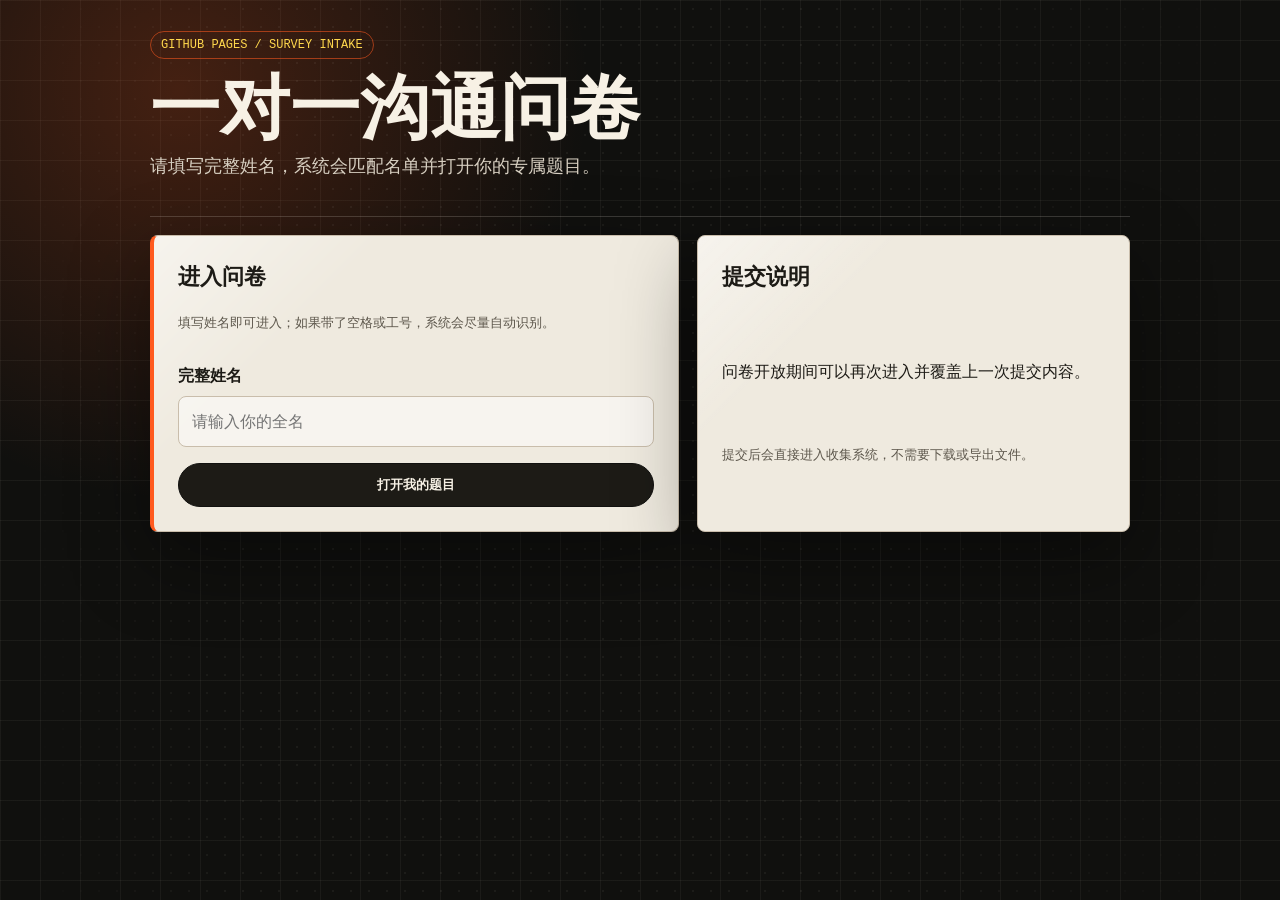
<file: index.html>
<!doctype html>
<html lang="zh-CN">
<head>
  <meta charset="utf-8">
  <meta name="viewport" content="width=device-width, initial-scale=1">
  <title>一对一沟通问卷</title>
  <link rel="icon" href="data:,">
  <link rel="stylesheet" href="assets/styles.css">
</head>
<body>
  <main class="page form-page shell">
    <header class="masthead compact">
      <div>
        <span class="eyebrow">GitHub Pages / Survey Intake</span>
        <h1 data-survey-title>一对一沟通问卷</h1>
        <p class="lede" data-hero-copy>请填写完整姓名，系统会匹配名单并打开你的专属题目。</p>
      </div>
    </header>

    <section class="split" data-identify-panel>
      <form class="panel stack callout" data-identify-form>
        <div>
          <h2>进入问卷</h2>
          <p class="fineprint">填写姓名即可进入；如果带了空格或工号，系统会尽量自动识别。</p>
        </div>
        <p class="error" data-identify-error hidden></p>
        <p class="fineprint fallback-link" data-fallback-link hidden>
          如果这里一直打不开，可以点
          <a data-server-entry-link href="#" rel="noopener">备用入口</a>
          再输入姓名。
        </p>
        <div>
          <label for="name">完整姓名</label>
          <input id="name" name="name" autocomplete="name" placeholder="请输入你的全名" required>
        </div>
        <button class="btn paper" type="submit">打开我的题目</button>
      </form>

      <aside class="panel stack">
        <h2>提交说明</h2>
        <p>问卷开放期间可以再次进入并覆盖上一次提交内容。</p>
        <p class="fineprint">提交后会直接进入收集系统，不需要下载或导出文件。</p>
      </aside>
    </section>

    <section class="panel progress-console" aria-label="填写进度" data-progress-panel hidden>
      <div class="progress-head">
        <strong id="wizardProgress">第 1 / 10 题</strong>
        <span id="wizardFilled" class="fineprint">0 / 10 已填写</span>
      </div>
      <div class="progress-track" aria-hidden="true">
        <span id="wizardBar"></span>
      </div>
      <div class="question-nav" aria-label="题目导航" data-question-nav></div>
      <p class="fineprint status-hint">绿色表示已填写，橘色表示打开过但仍为空；空题也可以提交。</p>
    </section>

    <p id="wizardMessage" class="wizard-message" hidden></p>

    <form class="stack survey-wizard" data-survey-wizard hidden novalidate>
      <section class="wizard-footer">
        <button class="btn secondary" type="button" id="wizardPrev">上一题</button>
        <button class="btn" type="button" id="wizardNext">下一题</button>
        <button class="btn" type="submit" id="wizardSubmit">提交问卷</button>
      </section>
    </form>

    <section class="panel stack callout" data-thanks-panel hidden>
      <div class="finish-mark">✓</div>
      <div>
        <span class="eyebrow">Submitted</span>
        <h1>已提交</h1>
        <p data-thanks-copy>你的问卷已提交。</p>
        <p class="fineprint">如需修改，可在问卷开放期间重新打开链接并提交。</p>
      </div>
    </section>
  </main>

  <script src="assets/config.js"></script>
  <script src="assets/pages_survey.js"></script>
</body>
</html>
</file>
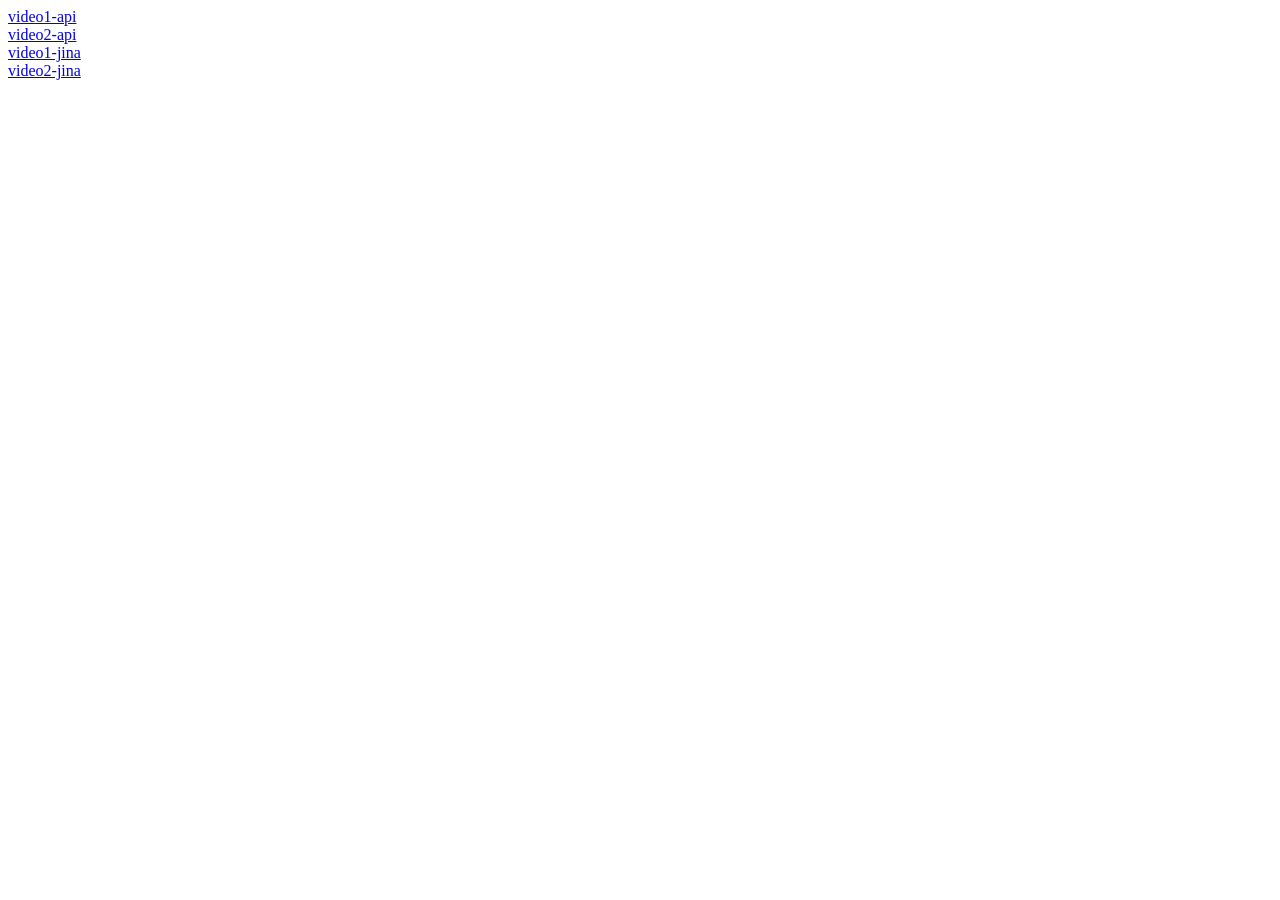
<file: x-video-download-helper.html>
<!doctype html><html><body><a href="https://api.fxtwitter.com/status/2092533979673178520">video1-api</a><br><a href="https://api.fxtwitter.com/status/2092545724454142278">video2-api</a><br><a href="https://r.jina.ai/https://api.fxtwitter.com/status/2092533979673178520">video1-jina</a><br><a href="https://r.jina.ai/https://api.fxtwitter.com/status/2092545724454142278">video2-jina</a></body></html>
</file>
<file: assets/styles.css>
:root {
  color-scheme: dark;
  --bg: #10100e;
  --bg-soft: #171713;
  --panel: #efeadf;
  --panel-deep: #ded5c5;
  --ink: #14130f;
  --paper-ink: #1d1b16;
  --cream: #f7f1e5;
  --muted: #8f8879;
  --muted-dark: #5d574c;
  --line: rgba(247, 241, 229, 0.18);
  --paper-line: #c9bdab;
  --accent: #ff5a1f;
  --accent-2: #ffd84d;
  --accent-ink: #11110f;
  --danger: #ff7a59;
  --success: #58d68d;
  --shadow: 0 28px 80px rgba(0, 0, 0, 0.38);
  --mono: "SFMono-Regular", Consolas, "Liberation Mono", monospace;
  --sans: "Microsoft YaHei", "PingFang SC", "Segoe UI", Arial, sans-serif;
}

* {
  box-sizing: border-box;
}

[hidden] {
  display: none !important;
}

html {
  min-height: 100%;
  -webkit-text-size-adjust: 100%;
}

body {
  min-height: 100vh;
  margin: 0;
  color: var(--cream);
  font-family: var(--sans);
  line-height: 1.58;
  background:
    radial-gradient(circle at 14% 10%, rgba(255, 90, 31, 0.22), transparent 30%),
    linear-gradient(90deg, rgba(247, 241, 229, 0.05) 1px, transparent 1px),
    linear-gradient(180deg, rgba(247, 241, 229, 0.05) 1px, transparent 1px),
    var(--bg);
  background-size: auto, 40px 40px, 40px 40px, auto;
}

button,
input,
textarea {
  touch-action: manipulation;
}

body::before {
  content: "";
  position: fixed;
  inset: 0;
  pointer-events: none;
  background-image: radial-gradient(rgba(247, 241, 229, 0.2) 1px, transparent 1px);
  background-size: 18px 18px;
  mask-image: linear-gradient(90deg, transparent, #000 18%, #000 70%, transparent);
  opacity: 0.28;
}

a {
  color: var(--accent-2);
  text-underline-offset: 3px;
}

h1,
h2,
h3,
p {
  margin-top: 0;
}

h1 {
  max-width: 960px;
  margin-bottom: 10px;
  color: var(--cream);
  font-size: clamp(42px, 8vw, 96px);
  line-height: 0.95;
  letter-spacing: 0;
}

h2 {
  font-size: 22px;
}

.page {
  position: relative;
  width: min(1180px, calc(100% - 36px));
  margin: 0 auto;
  padding: 30px 0 56px;
}

.narrow {
  width: min(860px, calc(100% - 36px));
}

.shell {
  display: grid;
  gap: 18px;
}

.masthead,
.topbar {
  display: grid;
  grid-template-columns: minmax(0, 1fr) auto;
  align-items: start;
  gap: 18px;
  padding-bottom: 18px;
  border-bottom: 1px solid var(--line);
  margin-bottom: 18px;
}

.eyebrow {
  display: inline-flex;
  width: max-content;
  align-items: center;
  gap: 8px;
  min-height: 28px;
  margin-bottom: 16px;
  padding: 0 10px;
  border: 1px solid rgba(255, 90, 31, 0.55);
  border-radius: 999px;
  color: var(--accent-2);
  font-family: var(--mono);
  font-size: 12px;
  text-transform: uppercase;
}

.muted {
  color: var(--muted);
}

.lede {
  max-width: 680px;
  color: #d8d0c2;
  font-size: 18px;
}

.panel,
.card,
.metric {
  color: var(--paper-ink);
  background:
    linear-gradient(135deg, rgba(255, 255, 255, 0.45), transparent 28%),
    var(--panel);
  border: 1px solid var(--paper-line);
  border-radius: 8px;
  box-shadow: var(--shadow);
}

.panel {
  padding: 24px;
}

.card {
  padding: 20px;
}

.card h2,
.panel h2,
.panel h3,
.card label,
.panel label {
  color: var(--paper-ink);
}

.stack {
  display: grid;
  gap: 16px;
}

.split {
  display: grid;
  grid-template-columns: minmax(0, 1.1fr) minmax(280px, 0.9fr);
  gap: 18px;
  align-items: stretch;
}

.grid {
  display: grid;
  grid-template-columns: repeat(4, minmax(0, 1fr));
  gap: 14px;
}

.metric {
  min-height: 126px;
  padding: 18px;
}

.metric span {
  display: block;
  color: var(--muted-dark);
  font-family: var(--mono);
  font-size: 12px;
  text-transform: uppercase;
}

.metric strong {
  display: block;
  margin-top: 12px;
  color: var(--paper-ink);
  font-size: 42px;
  line-height: 1;
}

.callout {
  border-left: 4px solid var(--accent);
}

.error {
  color: var(--danger);
  font-weight: 700;
}

.warn {
  color: #ffb15c;
}

.ok {
  color: #99e6b2;
}

.btn {
  appearance: none;
  border: 1px solid #11110f;
  border-radius: 999px;
  background: var(--accent);
  color: var(--accent-ink);
  cursor: pointer;
  display: inline-flex;
  align-items: center;
  justify-content: center;
  min-height: 44px;
  padding: 0 18px;
  text-decoration: none;
  font-weight: 800;
  box-shadow: 0 8px 0 #11110f;
  transition: transform 0.16s ease, box-shadow 0.16s ease;
}

.btn:hover {
  transform: translateY(2px);
  box-shadow: 0 5px 0 #11110f;
}

.btn.secondary {
  background: transparent;
  color: var(--cream);
  border-color: rgba(247, 241, 229, 0.36);
  box-shadow: none;
}

.btn.paper {
  background: var(--paper-ink);
  color: var(--cream);
  box-shadow: none;
}

.actions {
  display: flex;
  flex-wrap: wrap;
  gap: 10px;
  justify-content: flex-end;
}

label {
  display: block;
  font-weight: 800;
  margin-bottom: 8px;
}

input,
textarea {
  width: 100%;
  border: 1px solid var(--paper-line);
  border-radius: 8px;
  color: var(--paper-ink);
  font: inherit;
  padding: 12px 13px;
  background: rgba(255, 255, 255, 0.5);
  outline: none;
}

input:focus,
textarea:focus {
  border-color: var(--accent);
  box-shadow: 0 0 0 3px rgba(255, 90, 31, 0.16);
}

textarea {
  min-height: 128px;
  resize: vertical;
}

.question-label {
  display: flex;
  gap: 12px;
  align-items: flex-start;
}

.question-number {
  flex: 0 0 auto;
  width: 42px;
  height: 42px;
  display: inline-grid;
  place-items: center;
  border-radius: 50%;
  background: var(--paper-ink);
  color: var(--cream);
  font-family: var(--mono);
  font-size: 13px;
}

.table-wrap {
  overflow-x: auto;
}

table {
  width: 100%;
  min-width: 640px;
  border-collapse: collapse;
  color: var(--paper-ink);
  background: transparent;
}

.row-action {
  display: inline-flex;
  align-items: center;
  min-height: 34px;
  padding: 0 10px;
  border: 1px solid var(--paper-line);
  border-radius: 999px;
  color: var(--paper-ink);
  background: rgba(255, 255, 255, 0.42);
  font-weight: 800;
  text-decoration: none;
}

th,
td {
  border-bottom: 1px solid var(--paper-line);
  padding: 13px 10px;
  text-align: left;
  vertical-align: top;
}

th {
  color: var(--muted-dark);
  font-family: var(--mono);
  font-size: 12px;
  text-transform: uppercase;
}

.status {
  display: inline-flex;
  align-items: center;
  min-height: 28px;
  border-radius: 999px;
  padding: 0 10px;
  color: var(--paper-ink);
  background: #d7cfbf;
  font-weight: 800;
}

.status.done {
  color: #063f25;
  background: #b9f2cc;
}

.copy-block {
  display: grid;
  gap: 12px;
}

.fineprint {
  color: var(--muted-dark);
  font-size: 13px;
}

.fallback-link {
  margin-top: -4px;
}

.fallback-link a {
  color: var(--accent-2);
  font-weight: 800;
}

.form-page {
  width: min(980px, calc(100% - 36px));
}

.masthead.compact {
  margin-bottom: 0;
}

.masthead.compact h1 {
  font-size: clamp(34px, 6vw, 70px);
}

.progress-console {
  display: grid;
  gap: 14px;
  padding: 18px;
  box-shadow: none;
}

.progress-head {
  display: flex;
  align-items: center;
  justify-content: space-between;
  gap: 12px;
}

.progress-head strong {
  font-size: 18px;
}

.progress-track {
  height: 10px;
  overflow: hidden;
  border: 1px solid var(--paper-ink);
  border-radius: 999px;
  background: #d7cfbf;
}

.progress-track span {
  display: block;
  width: 0;
  height: 100%;
  border-radius: inherit;
  background: var(--accent);
  transition: width 0.2s ease;
}

.question-nav {
  display: grid;
  grid-template-columns: repeat(10, minmax(0, 1fr));
  gap: 8px;
}

.question-nav button {
  min-height: 36px;
  border: 1px solid var(--paper-line);
  border-radius: 999px;
  background: rgba(255, 255, 255, 0.4);
  color: var(--paper-ink);
  cursor: pointer;
  font-family: var(--mono);
  font-weight: 800;
}

.question-nav button.active {
  border-color: var(--paper-ink);
  background: var(--paper-ink);
  color: var(--cream);
}

.question-nav button.filled {
  border-color: #0f8a4b;
  background: #b9f2cc;
  color: #063f25;
}

.question-nav button.empty-visited:not(.filled) {
  border-color: #9b4d0a;
  background: #ffb15c;
  color: #2a1608;
}

.question-nav button.active.empty-visited:not(.filled) {
  border-color: var(--paper-ink);
  box-shadow: inset 0 0 0 2px var(--paper-ink);
}

.question-step {
  min-height: 390px;
  display: none;
}

.question-step.active {
  display: grid;
}

.question-kicker {
  width: max-content;
  padding: 4px 9px;
  border: 1px solid var(--paper-line);
  border-radius: 999px;
  color: var(--muted-dark);
  font-family: var(--mono);
  font-size: 12px;
  text-transform: uppercase;
}

.survey-wizard textarea {
  min-height: 210px;
}

.wizard-footer {
  position: sticky;
  bottom: 14px;
  z-index: 5;
  display: flex;
  justify-content: flex-end;
  gap: 10px;
  padding: 12px;
  border: 1px solid rgba(247, 241, 229, 0.18);
  border-radius: 999px;
  background: rgba(16, 16, 14, 0.82);
  backdrop-filter: blur(12px);
}

.wizard-message {
  min-height: 24px;
  margin: 0;
  font-weight: 700;
}

.status-hint {
  margin-bottom: 0;
}

.finish-mark {
  display: grid;
  place-items: center;
  width: 92px;
  height: 92px;
  border: 1px solid var(--paper-ink);
  border-radius: 50%;
  color: var(--accent);
  font-size: 44px;
}

.admin-workbench {
  width: min(1220px, calc(100% - 36px));
  gap: 16px;
}

.admin-hero {
  display: grid;
  grid-template-columns: minmax(0, 1fr) auto;
  align-items: start;
  gap: 18px;
  padding: 22px 0 18px;
  border-bottom: 1px solid var(--line);
}

.admin-workbench h1 {
  font-size: clamp(36px, 6vw, 76px);
}

.tabs {
  position: sticky;
  top: 10px;
  z-index: 10;
  display: grid;
  grid-template-columns: repeat(5, minmax(0, 1fr));
  gap: 6px;
  padding: 6px;
  border: 1px solid rgba(247, 241, 229, 0.18);
  border-radius: 8px;
  background: rgba(16, 16, 14, 0.86);
  box-shadow: 0 18px 44px rgba(0, 0, 0, 0.28);
  backdrop-filter: blur(12px);
}

.tab-link {
  display: flex;
  align-items: center;
  justify-content: space-between;
  gap: 10px;
  min-height: 46px;
  padding: 0 12px;
  border: 1px solid transparent;
  border-radius: 6px;
  color: #d8d0c2;
  text-decoration: none;
  transition: background 0.16s ease, border-color 0.16s ease, color 0.16s ease;
}

.tab-link:hover {
  border-color: rgba(247, 241, 229, 0.2);
  background: rgba(247, 241, 229, 0.08);
}

.tab-link.active {
  border-color: var(--paper-line);
  color: var(--paper-ink);
  background: var(--panel);
}

.tab-link span {
  font-weight: 800;
}

.tab-link small {
  color: inherit;
  font-family: var(--mono);
  font-size: 11px;
  opacity: 0.78;
}

.management-tabs {
  display: grid;
  grid-template-columns: repeat(2, minmax(0, 1fr));
  gap: 10px;
}

.management-tab {
  display: flex;
  align-items: center;
  justify-content: space-between;
  gap: 12px;
  min-height: 62px;
  padding: 0 18px;
  border: 1px solid rgba(247, 241, 229, 0.2);
  border-radius: 8px;
  color: var(--cream);
  background: rgba(16, 16, 14, 0.78);
  text-decoration: none;
}

.management-tab.active {
  border-color: var(--paper-line);
  color: var(--paper-ink);
  background: var(--panel);
}

.management-tab span {
  font-size: 18px;
  font-weight: 900;
}

.management-tab small {
  color: inherit;
  font-size: 12px;
  opacity: 0.72;
}

.admin-kpis {
  display: grid;
  grid-template-columns: repeat(4, minmax(0, 1fr));
  gap: 12px;
}

.admin-kpis .metric {
  min-height: 110px;
  box-shadow: 0 10px 30px rgba(0, 0, 0, 0.24);
}

.metric-accent {
  background:
    linear-gradient(135deg, rgba(255, 216, 77, 0.58), rgba(255, 255, 255, 0.2) 36%),
    var(--panel);
}

.work-panel {
  display: grid;
  gap: 18px;
  padding: 22px;
  border: 1px solid var(--paper-line);
  border-radius: 8px;
  color: var(--paper-ink);
  background: var(--panel);
  box-shadow: var(--shadow);
}

.panel-head {
  display: flex;
  align-items: flex-start;
  justify-content: space-between;
  gap: 18px;
  padding-bottom: 14px;
  border-bottom: 1px solid var(--paper-line);
}

.panel-head h2 {
  margin-bottom: 4px;
  color: var(--paper-ink);
}

.overview-panel {
  gap: 14px;
}

.completion-meter {
  flex: 0 0 auto;
  display: grid;
  place-items: center;
  width: 86px;
  height: 86px;
  border: 1px solid var(--paper-ink);
  border-radius: 50%;
  color: var(--paper-ink);
  background: #fff8e8;
  font-family: var(--mono);
  font-weight: 800;
}

.completion-rail {
  overflow: hidden;
  height: 12px;
  border: 1px solid var(--paper-ink);
  border-radius: 999px;
  background: #d7cfbf;
}

.completion-rail span {
  display: block;
  height: 100%;
  border-radius: inherit;
  background: var(--accent);
}

.live-status {
  flex: 0 0 auto;
  display: grid;
  justify-items: end;
  gap: 3px;
  color: var(--muted-dark);
  font-size: 12px;
}

.live-status strong {
  color: var(--paper-ink);
  font-family: var(--mono);
  font-size: 20px;
  line-height: 1;
}

.participant-name {
  color: var(--paper-ink);
}

.name-link {
  color: var(--paper-ink);
  font-weight: 900;
}

.person-tabs {
  display: grid;
  grid-template-columns: repeat(auto-fill, minmax(132px, 1fr));
  gap: 8px;
}

.person-tab {
  display: flex;
  align-items: center;
  justify-content: space-between;
  gap: 8px;
  min-height: 44px;
  padding: 0 12px;
  border: 1px solid var(--paper-line);
  border-radius: 8px;
  color: var(--paper-ink);
  background: rgba(255, 255, 255, 0.34);
  text-decoration: none;
  transition: background 0.16s ease, border-color 0.16s ease, color 0.16s ease;
}

.person-tab:hover {
  background: rgba(255, 255, 255, 0.58);
}

.person-tab.active {
  border-color: var(--paper-ink);
  color: var(--cream);
  background: var(--paper-ink);
}

.person-tab span {
  overflow: hidden;
  font-weight: 800;
  text-overflow: ellipsis;
  white-space: nowrap;
}

.person-tab small {
  flex: 0 0 auto;
  color: inherit;
  font-family: var(--mono);
  font-size: 11px;
  opacity: 0.75;
}

.person-tab .done-text {
  color: #58d68d;
  opacity: 1;
}

.person-workspace {
  display: grid;
  gap: 14px;
  padding-top: 4px;
}

.person-summary {
  display: flex;
  align-items: center;
  justify-content: space-between;
  gap: 12px;
  padding: 14px;
  border: 1px solid var(--paper-line);
  border-radius: 8px;
  background: #fff8e8;
}

.person-summary h3 {
  margin: 2px 0 0;
  color: var(--paper-ink);
  font-size: 22px;
}

.answer-list {
  display: grid;
  gap: 10px;
}

.answer-card {
  overflow: hidden;
  border: 1px solid var(--paper-line);
  border-radius: 8px;
  background: rgba(255, 255, 255, 0.36);
}

.answer-card summary {
  display: flex;
  align-items: center;
  justify-content: space-between;
  gap: 12px;
  min-height: 54px;
  padding: 0 14px;
  cursor: pointer;
  color: var(--paper-ink);
  list-style: none;
}

.answer-card summary::-webkit-details-marker {
  display: none;
}

.answer-card summary::before {
  content: "+";
  display: inline-grid;
  place-items: center;
  width: 24px;
  height: 24px;
  border: 1px solid var(--paper-line);
  border-radius: 50%;
  margin-right: 2px;
  color: var(--muted-dark);
  font-family: var(--mono);
  font-weight: 800;
}

.answer-card[open] summary::before {
  content: "-";
}

.answer-card summary strong {
  flex: 1 1 auto;
}

.question-list,
.answer-items {
  display: grid;
  gap: 10px;
  padding: 0 14px 14px;
}

.question-row {
  display: grid;
  grid-template-columns: 42px minmax(0, 1fr);
  gap: 12px;
  padding: 14px;
  border: 1px solid rgba(201, 189, 171, 0.7);
  border-radius: 8px;
  background: rgba(255, 255, 255, 0.42);
}

.question-row p {
  margin: 0;
}

.answer-item {
  display: grid;
  gap: 6px;
  padding: 14px;
  border: 1px solid rgba(201, 189, 171, 0.7);
  border-radius: 8px;
  background: rgba(255, 255, 255, 0.42);
}

.answer-item h3 {
  margin: 0;
  color: var(--paper-ink);
  font-size: 15px;
}

.answer-item p {
  margin-bottom: 0;
}

.copy-grid {
  display: grid;
  gap: 14px;
}

.copy-field {
  display: grid;
  gap: 6px;
}

.pending-list {
  display: flex;
  flex-wrap: wrap;
  gap: 6px;
}

.pending-list a {
  display: inline-flex;
  align-items: center;
  min-height: 28px;
  padding: 0 10px;
  border: 1px solid var(--paper-line);
  border-radius: 999px;
  color: var(--paper-ink);
  background: rgba(255, 255, 255, 0.38);
  font-size: 12px;
  text-decoration: none;
}

.pending-list a:hover {
  border-color: var(--paper-ink);
}

.export-actions {
  display: grid;
  grid-template-columns: max-content minmax(0, 1fr);
  gap: 14px;
  align-items: start;
}

.command-box {
  display: grid;
  gap: 8px;
  min-width: 0;
}

.command-box span {
  color: var(--muted-dark);
  font-size: 13px;
  font-weight: 800;
}

.command-box code {
  display: block;
  overflow-x: auto;
  max-width: 100%;
  padding: 12px;
  border: 1px solid var(--paper-line);
  border-radius: 8px;
  color: var(--cream);
  background: var(--paper-ink);
  font-family: var(--mono);
  font-size: 12px;
}

@media (max-width: 820px) {
  .masthead,
  .topbar,
  .admin-hero,
  .split {
    grid-template-columns: 1fr;
  }

  .actions {
    justify-content: flex-start;
  }

  .grid {
    grid-template-columns: repeat(2, minmax(0, 1fr));
  }

  .admin-kpis {
    grid-template-columns: repeat(2, minmax(0, 1fr));
  }

  .tabs {
    position: sticky;
    top: 0;
    grid-template-columns: repeat(5, max-content);
    overflow-x: auto;
    scrollbar-width: thin;
    border-radius: 0 0 8px 8px;
  }

  .tab-link {
    min-width: 118px;
  }

  .export-actions {
    grid-template-columns: 1fr;
  }

  .management-tabs {
    grid-template-columns: 1fr;
  }

  .person-tabs {
    grid-template-columns: repeat(4, minmax(118px, 1fr));
  }

  .question-nav {
    grid-template-columns: repeat(5, minmax(0, 1fr));
  }

  .form-page {
    width: min(100% - 28px, 980px);
  }

  h1 {
    font-size: 44px;
  }
}

@media (max-width: 520px) {
  .page,
  .narrow {
    width: min(100% - 16px, 1180px);
    padding-top: 10px;
    padding-bottom: 112px;
  }

  .form-page {
    width: min(100% - 12px, 980px);
    gap: 12px;
  }

  body {
    background-size: auto, 28px 28px, 28px 28px, auto;
  }

  .masthead,
  .topbar {
    gap: 10px;
    margin-bottom: 8px;
    padding-bottom: 12px;
  }

  .masthead.compact h1,
  h1 {
    max-width: 100%;
    font-size: clamp(28px, 11vw, 38px);
    line-height: 1.08;
    overflow-wrap: anywhere;
  }

  .lede {
    font-size: 14px;
    line-height: 1.45;
  }

  .eyebrow {
    min-height: 24px;
    margin-bottom: 10px;
    font-size: 10px;
  }

  .grid {
    grid-template-columns: 1fr;
  }

  .admin-workbench {
    width: min(100% - 20px, 1220px);
  }

  .admin-hero {
    gap: 10px;
    padding-top: 12px;
    padding-bottom: 12px;
  }

  .admin-kpis {
    grid-template-columns: 1fr;
    gap: 10px;
  }

  .admin-kpis .metric {
    min-height: 92px;
  }

  .admin-kpis .metric strong {
    font-size: 34px;
  }

  .tabs {
    margin-left: -6px;
    margin-right: -6px;
    padding: 5px;
  }

  .tab-link {
    min-width: 106px;
    min-height: 42px;
    padding: 0 10px;
  }

  .work-panel {
    padding: 12px;
    gap: 14px;
  }

  .panel-head {
    display: grid;
    gap: 12px;
  }

  .completion-meter {
    width: 70px;
    height: 70px;
  }

  .live-status {
    justify-items: start;
  }

  .question-row {
    grid-template-columns: 36px minmax(0, 1fr);
    gap: 10px;
    padding: 12px;
  }

  .answer-card summary {
    min-height: 50px;
    padding: 0 10px;
  }

  .question-list,
  .answer-items {
    padding: 0 10px 10px;
  }

  .person-tabs {
    grid-template-columns: repeat(18, max-content);
    overflow-x: auto;
    padding-bottom: 2px;
    scrollbar-width: thin;
  }

  .person-tab {
    min-width: 104px;
  }

  .person-summary {
    align-items: flex-start;
    padding: 12px;
  }

  .table-wrap {
    overflow: visible;
  }

  table {
    min-width: 0;
  }

  table,
  thead,
  tbody,
  tr,
  th,
  td {
    display: block;
  }

  thead {
    position: absolute;
    width: 1px;
    height: 1px;
    overflow: hidden;
    clip: rect(0 0 0 0);
    white-space: nowrap;
  }

  tbody {
    display: grid;
    gap: 10px;
  }

  tr {
    padding: 10px;
    border: 1px solid var(--paper-line);
    border-radius: 8px;
    background: rgba(255, 255, 255, 0.35);
  }

  td {
    display: grid;
    grid-template-columns: 84px minmax(0, 1fr);
    gap: 10px;
    align-items: start;
    padding: 7px 0;
    border-bottom: 1px solid rgba(201, 189, 171, 0.5);
    overflow-wrap: anywhere;
  }

  td:last-child {
    border-bottom: 0;
  }

  td::before {
    content: attr(data-label);
    color: var(--muted-dark);
    font-family: var(--mono);
    font-size: 11px;
    font-weight: 800;
    text-transform: uppercase;
  }

  td[colspan] {
    grid-template-columns: 1fr;
  }

  td[colspan]::before {
    content: "";
    display: none;
  }

  .panel,
  .card {
    padding: 14px;
  }

  .split {
    gap: 14px;
  }

  .split .panel {
    min-height: 0;
  }

  .callout {
    border-left-width: 3px;
  }

  .btn {
    min-height: 42px;
  }

  .progress-console {
    position: sticky;
    top: 0;
    z-index: 8;
    gap: 10px;
    padding: 10px;
    border-radius: 0 0 8px 8px;
  }

  .progress-head {
    gap: 4px;
  }

  .progress-head strong {
    font-size: 15px;
  }

  .progress-track {
    height: 8px;
  }

  .question-nav {
    display: grid;
    grid-template-columns: repeat(5, minmax(0, 1fr));
    gap: 6px;
    overflow: visible;
    padding-bottom: 0;
  }

  .question-nav button {
    min-height: 34px;
    padding: 0;
  }

  .status-hint {
    font-size: 12px;
    line-height: 1.4;
  }

  .question-step {
    min-height: 0;
    gap: 12px;
  }

  .question-label {
    gap: 10px;
  }

  .question-number {
    width: 36px;
    height: 36px;
  }

  .question-kicker {
    font-size: 11px;
  }

  .survey-wizard textarea {
    min-height: 190px;
  }

  input,
  textarea {
    font-size: 16px;
    padding: 11px 12px;
  }

  .wizard-footer {
    position: fixed;
    left: 6px;
    right: 6px;
    bottom: max(6px, env(safe-area-inset-bottom));
    display: grid;
    grid-template-columns: 1fr 1fr;
    padding: 10px;
    border-radius: 18px;
  }

  .wizard-footer .btn {
    min-height: 42px;
    padding: 0 10px;
    box-shadow: none;
  }

  #wizardSubmit {
    grid-column: 1 / -1;
  }
}

@media (max-width: 360px) {
  .progress-console {
    padding: 9px;
  }

  .question-nav {
    gap: 5px;
  }

  .question-nav button {
    min-height: 32px;
    font-size: 12px;
  }

  .wizard-footer {
    gap: 8px;
    padding: 8px;
  }

  .wizard-footer .btn {
    min-height: 40px;
    font-size: 14px;
  }
}
</file>
